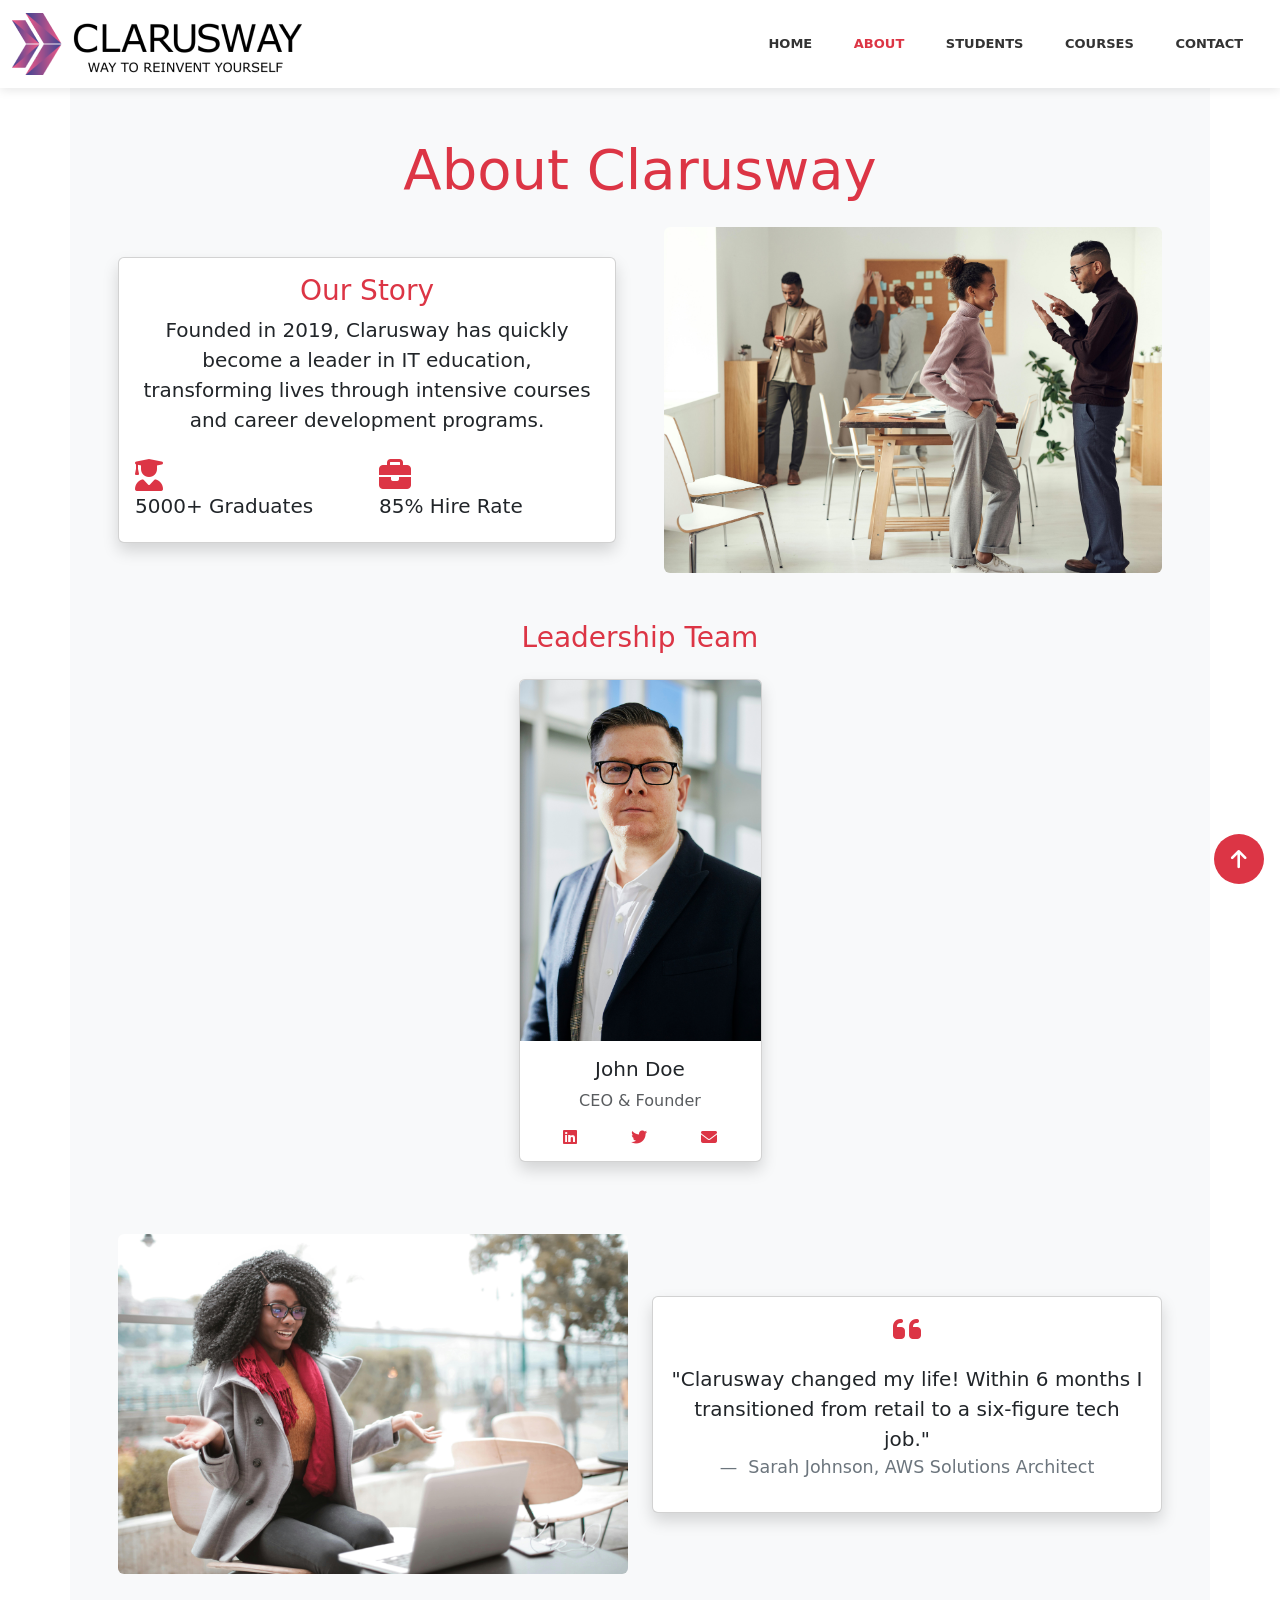
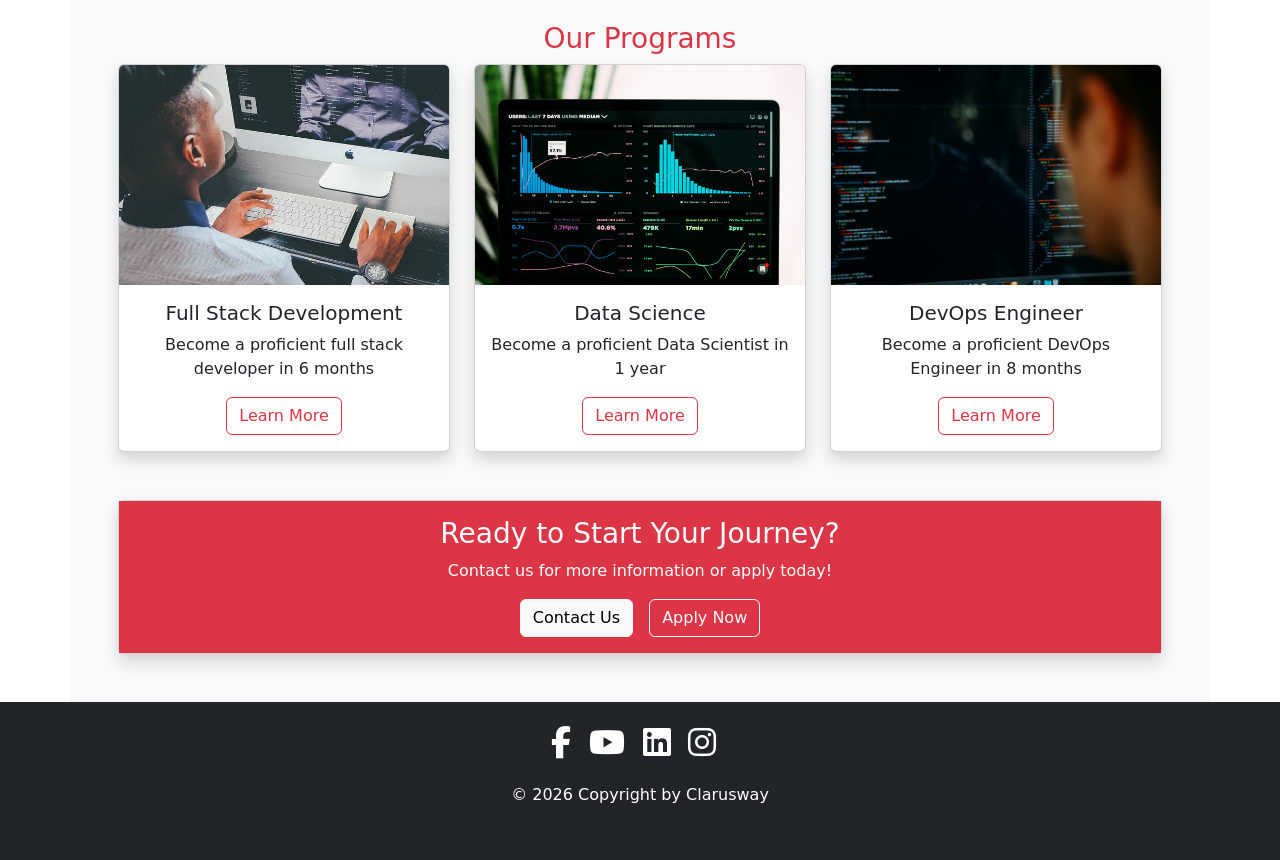
<file: about.html>
<!DOCTYPE html>
<html lang="en">
  <head>
    <meta charset="UTF-8" />
    <meta http-equiv="X-UA-Compatible" content="IE=edge" />
    <meta name="viewport" content="width=device-width, initial-scale=1.0" />
    <style>
      /* Custom CSS for navbar */
      .navbar {
        padding: 0.8rem 1rem;
        background: #ffffff;
        box-shadow: 0 2px 10px rgba(0, 0, 0, 0.1);
      }

      .nav-link {
        color: #333 !important;
        font-size: 13px !important;
        margin: 0 0.8rem;
        position: relative;
        transition: all 0.3s ease;
      }

      .nav-link.active {
        color: #dc3545 !important;
      }

      .nav-link:hover {
        color: #dc3545 !important;
      }

      .nav-link::after {
        content: "";
        position: absolute;
        bottom: -5px;
        left: 0;
        width: 0;
        height: 2px;
        background: #dc3545;
        transition: width 0.8s ease;
      }

      .nav-link:hover::after {
        width: 100%;
      }

      .navbar-brand .logo {
        height: 40px;
        transition: transform 0.3s ease;
      }

      .navbar-brand:hover .logo {
        transform: scale(1.05);
      }

      @media (max-width: 991.98px) {
        .navbar-collapse {
          padding: 1rem 0;
        }
        .nav-link {
          margin: 0.5rem 0;
        }
      }
    </style>
    <link
      href="https://cdn.jsdelivr.net/npm/bootstrap@5.2.1/dist/css/bootstrap.min.css"
      rel="stylesheet"
      integrity="sha384-iYQeCzEYFbKjA/T2uDLTpkwGzCiq6soy8tYaI1GyVh/UjpbCx/TYkiZhlZB6+fzT"
      crossorigin="anonymous"
    />
    <link
      rel="stylesheet"
      href="https://cdnjs.cloudflare.com/ajax/libs/font-awesome/6.2.0/css/all.min.css"
      integrity="sha512-xh6O/CkQoPOWDdYTDqeRdPCVd1SpvCA9XXcUnZS2FmJNp1coAFzvtCN9BmamE+4aHK8yyUHUSCcJHgXloTyT2A=="
      crossorigin="anonymous"
      referrerpolicy="no-referrer"
    />
    <title>About Us - Clarusway</title>
    <link rel="stylesheet" href="style.css" />
  </head>

  <body id="body">
    <!-- NAVBAR -->

    <!-- <nav class="navbar navbar-expand-lg bg-danger bg-gradient navbar-dark"> -->
        <nav class="navbar navbar-expand-lg navbar-light">
            <div class="container-fluid">
              <a class="navbar-brand" href="index.html">
                <img src="./img/CLARUSWAY_LOGO.png" alt="logo" />
              </a>
              <button
                class="navbar-toggler"
                type="button"
                data-bs-toggle="collapse"
                data-bs-target="#navbarSupportedContent"
                aria-controls="navbarSupportedContent"
                aria-expanded="false"
                aria-label="Toggle navigation"
              >
                <span class="navbar-toggler-icon"></span>
              </button>
              <div class="collapse navbar-collapse" id="navbarSupportedContent">
                <ul class="navbar-nav ms-auto me-1 mb-2 mb-lg-0 fs-6">
                  <li class="nav-item">
                    <a class="nav-link" href="index.html">Home</a>
                  </li>
                  <li class="nav-item">
                    <a class="nav-link active" aria-current="page" href="about.html">About</a>
                  </li>
                  <li class="nav-item">
                    <a class="nav-link" href="student.html">Students</a>
                  </li>
                  <li class="nav-item">   
                    <a class="nav-link" href="index.html#courses">Courses</a>
                  </li>
                  <li class="nav-item">
                    <a class="nav-link" href="contact.html">Contact</a>
                  </li>
                </ul>
              </div>
            </div>
          </nav>
      
    <!-- MAIN CONTENT -->
    <main class="text-center">
      <section class="container bg-light p-5">
        <h2 class="display-4 text-danger mb-4">About Clarusway</h2>

        <!-- History Section -->
        <div class="row align-items-center mb-5 g-5">
          <div class="col-md-6">
            <div class="card shadow">
              <div class="card-body">
                <h3 class="text-danger">Our Story</h3>
                <p class="lead">
                  Founded in 2019, Clarusway has quickly become a leader in IT
                  education, transforming lives through intensive courses and
                  career development programs.
                </p>
                <div class="row text-start mt-4">
                  <div class="col-6">
                    <i class="fas fa-user-graduate fa-2x text-danger"></i>
                    <h5>5000+ Graduates</h5>
                  </div>
                  <div class="col-6">
                    <i class="fas fa-briefcase fa-2x text-danger"></i>
                    <h5>85% Hire Rate</h5>
                  </div>
                </div>
              </div>
            </div>
          </div>
          <div class="col-md-6">
            <img
              src="./img/about-history.jpeg"
              class="img-fluid rounded"
              alt="Our History"
            />
          </div>
        </div>

        <!-- Team Section (from index.html instructors concept) -->
        <h3 class="text-danger mb-4">Leadership Team</h3>
        <div class="row g-4 justify-content-center">
          <div class="col-md-6 col-lg-3">
            <div class="card shadow">
              <img src="./img/leader1.jpg" class="card-img-top" alt="CEO" />
              <div class="card-body">
                <h5>John Doe</h5>
                <p class="text-muted">CEO & Founder</p>
                <div class="socials d-flex justify-content-around">
                  <i class="fab fa-linkedin text-danger"></i>
                  <i class="fab fa-twitter text-danger"></i>
                  <i class="fas fa-envelope text-danger"></i>
                </div>
              </div>
            </div>
          </div>
          <!-- Add more team members similarly -->
        </div>

        <!-- Success Stories (from index.html students section) -->
        <div class="row mt-5 g-4 align-items-center">
          <div class="col-md-6 order-md-2">
            <div class="card shadow">
              <div class="card-body">
                <i class="fas fa-quote-left fa-2x text-danger"></i>
                <blockquote class="blockquote mt-3">
                  <p>
                    "Clarusway changed my life! Within 6 months I transitioned
                    from retail to a six-figure tech job."
                  </p>
                  <footer class="blockquote-footer">
                    Sarah Johnson, AWS Solutions Architect
                  </footer>
                </blockquote>
              </div>
            </div>
          </div>
          <div class="col-md-6 order-md-1">
            <img
              src="./img/success-story.jpeg"
              class="img-fluid rounded"
              alt="Success Story"
            />
          </div>
        </div>

        <!-- Course Highlights (from index.html courses section) -->
        <h3 class="text-danger mt-5">Our Programs</h3>
        <div class="row g-4">
          <div class="col-md-4">
            <div class="card h-100 shadow">
              <img
                src="./img/thumbnail/fs1.jpg"
                class="card-img-top"
                alt="Full Stack"
              />
              <div class="card-body">
                <h5>Full Stack Development</h5>
                <p>Become a proficient full stack developer in 6 months</p>
                <button class="btn btn-outline-danger">Learn More</button>
              </div>
            </div>
          </div>
          <div class="col-md-4">
            <div class="card h-100 shadow">
              <img
                src="./img/thumbnail/ds1.jpg"
                class="card-img-top"
                alt="Full Stack"
              />
              <div class="card-body">
                <h5>Data Science</h5>
                <p>Become a proficient Data Scientist in 1 year</p>
                <button class="btn btn-outline-danger">Learn More</button>
              </div>
            </div>
          </div>
          <div class="col-md-4">
            <div class="card h-100 shadow">
              <img
                src="./img/devops.jpg"
                class="card-img-top"
                alt="Full Stack"
              />
              <div class="card-body">
                <h5>DevOps Engineer</h5>
                <p>Become a proficient DevOps Engineer in 8 months</p>
                <button class="btn btn-outline-danger">Learn More</button>
              </div>
            </div>
          </div>
          <!-- Add more program cards -->
        </div>

        <!-- Contact CTA (from index.html contact section) -->
        <div class="card mt-5 shadow">
          <div class="card-body bg-danger text-white">
            <h3>Ready to Start Your Journey?</h3>
            <p>Contact us for more information or apply today!</p>
            <div class="row g-3 justify-content-center">
              <div class="col-auto">
                <a href="index.html#contact" class="btn btn-light"
                  >Contact Us</a
                >
              </div>
              <div class="col-auto">
                <a href="#" class="btn btn-outline-light">Apply Now</a>
              </div>
            </div>
          </div>
        </div>
      </section>
    </main>

    <!-- FOOTER -->
    <footer class="bg-dark text-center text-white p-4">
      <article>
        <a href="#"> <i class="fab fa-facebook-f"></i></a>
        <a href="#"> <i class="fab fa-youtube"></i></a>
        <a href="#"> <i class="fab fa-linkedin"></i></a>
        <a href="#"> <i class="fab fa-instagram"></i></a>
      </article>

      <article class="p-4 h6">
        &copy
        <script>
          document.write(new Date().getFullYear());
        </script>
        Copyright by Clarusway
      </article>
    </footer>

    <!-- UP-BTN -->
    <a class="btn-up" href="#body">
      <i class="fas fa-arrow-up"></i>
    </a>

    <!-- SCRIPTS -->
    <script
      src="https://cdn.jsdelivr.net/npm/bootstrap@5.2.1/dist/js/bootstrap.bundle.min.js"
      integrity="sha384-u1OknCvxWvY5kfmNBILK2hRnQC3Pr17a+RTT6rIHI7NnikvbZlHgTPOOmMi466C8"
      crossorigin="anonymous"
    ></script>
  </body>
</html>
</file>
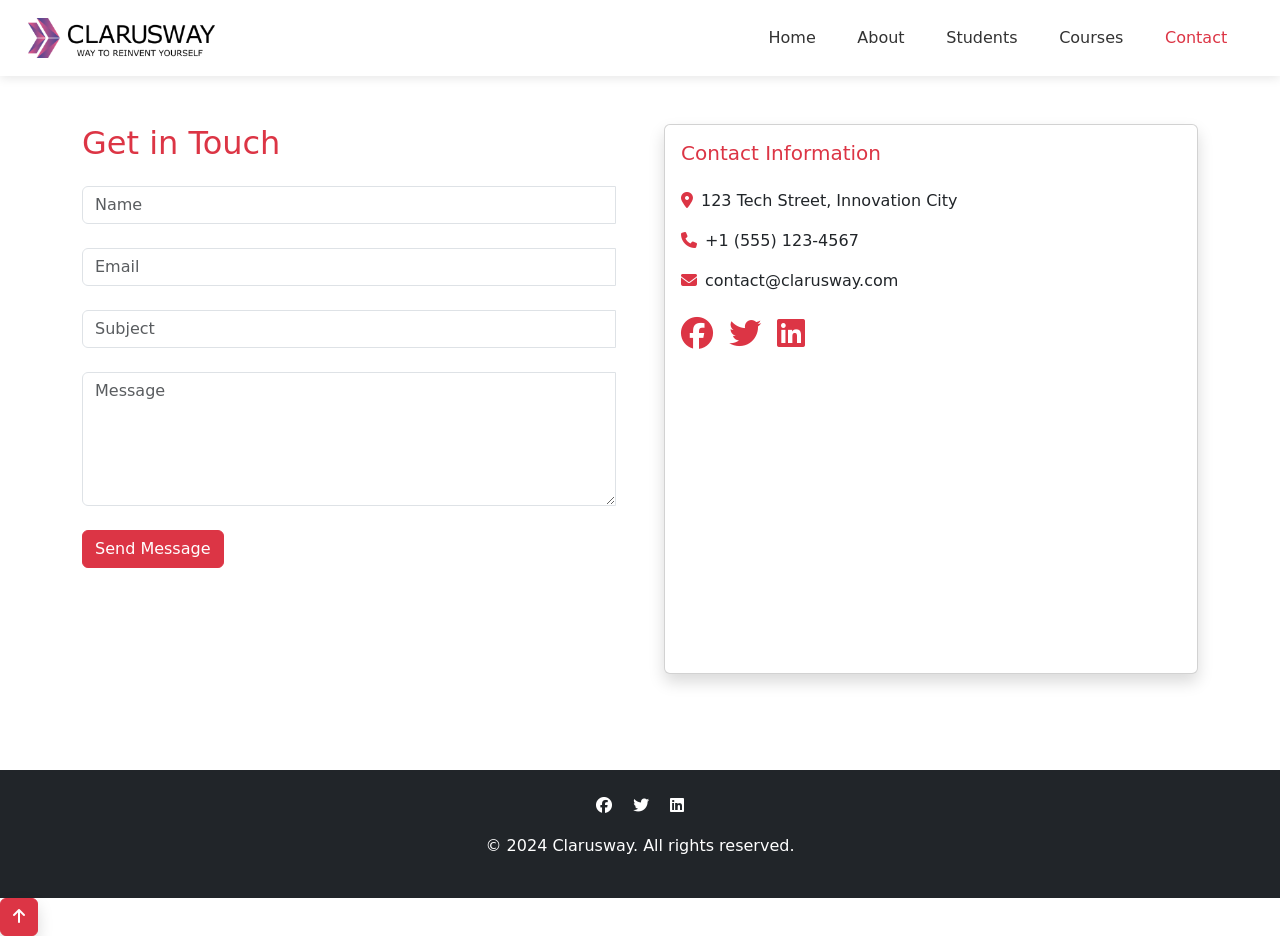
<file: contact.html>
<!DOCTYPE html>
<html lang="en">
<head>
    <meta charset="UTF-8">
    <meta name="viewport" content="width=device-width, initial-scale=1.0">
    <title>Contact Us - Clarusway</title>
    <link href="https://cdn.jsdelivr.net/npm/bootstrap@5.2.1/dist/css/bootstrap.min.css" rel="stylesheet">
    <link rel="stylesheet" href="https://cdnjs.cloudflare.com/ajax/libs/font-awesome/6.2.0/css/all.min.css">
    <style>
        /* Animations */
        .navbar {
        padding: 0.8rem 1rem;
        background: #ffffff;
        box-shadow: 0 2px 10px rgba(0, 0, 0, 0.1);
      }

      .nav-link {
        color: #333 !important;
        font-weight: 400;
        margin: 0 0.8rem;
        position: relative;
        transition: all 0.3s ease;
      }

      .nav-link.active {
        color: #dc3545 !important;
      }

      .nav-link:hover {
        color: #dc3545 !important;
      }

      .nav-link::after {
        content: "";
        position: absolute;
        bottom: -5px;
        left: 0;
        width: 0;
        height: 2px;
        background: #dc3545;
        transition: width 0.8s ease;
      }

      .nav-link:hover::after {
        width: 100%;
      }

      .navbar-brand .logo {
        height: 40px;
        transition: transform 0.3s ease;
      }

      .navbar-brand:hover .logo {
        transform: scale(1.05);
      }

      @media (max-width: 991.98px) {
        .navbar-collapse {
          padding: 1rem 0;
        }
        .nav-link {
          margin: 0.5rem 0;
        }
      }
        @keyframes slideIn {
            from {
                opacity: 0;
                transform: translateX(-50px);
            }
            to {
                opacity: 1;
                transform: translateX(0);
            }
        }

        @keyframes fadeIn {
            from { opacity: 0; }
            to { opacity: 1; }
        }

        .contact-card {
            animation: slideIn 0.6s ease-out forwards;
            opacity: 0;
        }

        .map-container {
            animation: fadeIn 1s ease-out 0.3s forwards;
            opacity: 0;
        }

        /* Form Effects */
        .form-control:focus {
            box-shadow: 0 0 0 0.25rem rgba(220, 53, 69, 0.25);
            border-color: #dc3545;
        }

        .input-group {
            transition: transform 0.3s ease;
        }

        .input-group:hover {
            transform: translateX(10px);
        }

        .valid-check {
            display: none;
            color: #28a745;
        }

        .form-control:valid + .valid-check {
            display: inline-block;
        }

        .btn-submit {
            transition: all 0.3s ease;
            position: relative;
            overflow: hidden;
        }

        .btn-submit:hover {
            transform: translateY(-3px);
            box-shadow: 0 5px 15px rgba(220, 53, 69, 0.4);
        }

        .btn-submit:active {
            transform: translateY(0);
        }

        /* Social Links */
        .social-link {
            transition: all 0.3s ease;
        }

        .social-link:hover {
            transform: scale(1.2);
        }
    </style>
</head>
<body id="body">
    <!-- NAVBAR -->
    <nav class="navbar navbar-expand-lg navbar-light">
        <div class="container-fluid">
            <a class="navbar-brand" href="index.html">
                <img src="./img/CLARUSWAY_LOGO.png" alt="logo" class="logo">
            </a>
            <button class="navbar-toggler" type="button" data-bs-toggle="collapse" data-bs-target="#navbarNav">
                <span class="navbar-toggler-icon"></span>
            </button>
            <div class="collapse navbar-collapse" id="navbarNav">
                <ul class="navbar-nav ms-auto me-1 mb-2 mb-lg-0 fs-6">
                    <li class="nav-item"><a class="nav-link" href="index.html">Home</a></li>
                    <li class="nav-item"><a class="nav-link" href="about.html">About</a></li>
                    <li class="nav-item"><a class="nav-link" href="student.html">Students</a></li>
                    <li class="nav-item"><a class="nav-link" href="index.html#courses">Courses</a></li>
                    <li class="nav-item"><a class="nav-link active" href="contact.html">Contact</a></li>
                </ul>
            </div>
        </div>
    </nav>

    <!-- CONTACT SECTION -->
    <section class="container py-5">
        <div class="row g-5">
            <!-- Contact Form -->
            <div class="col-lg-6 contact-card" style="animation-delay: 0.2s;">
                <h2 class="text-danger mb-4">Get in Touch</h2>
                <form class="needs-validation" novalidate>
                    <div class="mb-4 input-group">
                        <input type="text" class="form-control" placeholder="Name" required>
                        <span class="valid-check"><i class="fas fa-check-circle ms-2"></i></span>
                    </div>
                    
                    <div class="mb-4 input-group" style="animation-delay: 0.4s;">
                        <input type="email" class="form-control" placeholder="Email" required>
                        <span class="valid-check"><i class="fas fa-check-circle ms-2"></i></span>
                    </div>
                    
                    <div class="mb-4 input-group" style="animation-delay: 0.6s;">
                        <input type="text" class="form-control" placeholder="Subject" required>
                        <span class="valid-check"><i class="fas fa-check-circle ms-2"></i></span>
                    </div>
                    
                    <div class="mb-4 input-group" style="animation-delay: 0.8s;">
                        <textarea class="form-control" rows="5" placeholder="Message" required></textarea>
                        <span class="valid-check"><i class="fas fa-check-circle ms-2"></i></span>
                    </div>
                    
                    <button class="btn btn-danger btn-submit" type="submit">Send Message</button>
                </form>
            </div>

            <!-- Contact Info -->
            <div class="col-lg-6 map-container">
                <div class="card shadow h-100">
                    <div class="card-body">
                        <h5 class="text-danger mb-4">Contact Information</h5>
                        <div class="mb-4">
                            <p><i class="fas fa-map-marker-alt text-danger me-2"></i>123 Tech Street, Innovation City</p>
                            <p><i class="fas fa-phone text-danger me-2"></i>+1 (555) 123-4567</p>
                            <p><i class="fas fa-envelope text-danger me-2"></i>contact@clarusway.com</p>
                        </div>
                        
                        <div class="social-links d-flex gap-3 mb-4">
                            <a href="#" class="text-danger social-link"><i class="fab fa-facebook fa-2x"></i></a>
                            <a href="#" class="text-danger social-link"><i class="fab fa-twitter fa-2x"></i></a>
                            <a href="#" class="text-danger social-link"><i class="fab fa-linkedin fa-2x"></i></a>
                        </div>

                        <div class="ratio ratio-16x9">
                            <iframe src="https://www.google.com/maps/embed?pb=!1m18!1m12!1m3!1d3024.361465796484!2d-74.00865338459524!3d40.71005877933185!2m3!1f0!2f0!3f0!3m2!1i1024!2i768!4f13.1!3m3!1m2!1s0x89c25a21803b6d99%3A0x9def7661dd6f5b79!2sTech%20Street%2C%20New%20York%2C%20NY%2C%20USA!5e0!3m2!1sen!2suk!4v1659023456789!5m2!1sen!2suk" 
                                    style="border:0;" 
                                    allowfullscreen="" 
                                    loading="lazy">
                            </iframe>
                        </div>
                    </div>
                </div>
            </div>
        </div>
    </section>

    <!-- FOOTER -->
    <footer class="bg-dark text-white py-4 mt-5">
        <div class="container text-center">
            <div class="social-links mb-3">
                <a href="#" class="text-white mx-2"><i class="fab fa-facebook"></i></a>
                <a href="#" class="text-white mx-2"><i class="fab fa-twitter"></i></a>
                <a href="#" class="text-white mx-2"><i class="fab fa-linkedin"></i></a>
            </div>
            <p>&copy; 2024 Clarusway. All rights reserved.</p>
        </div>
    </footer>

    <!-- UP BUTTON -->
    <a href="#body" class="btn btn-danger btn-up shadow">
        <i class="fas fa-arrow-up"></i>
    </a>

    <!-- Bootstrap JS -->
    <script src="https://cdn.jsdelivr.net/npm/bootstrap@5.2.1/dist/js/bootstrap.bundle.min.js"></script>
</body>
</html>
</file>
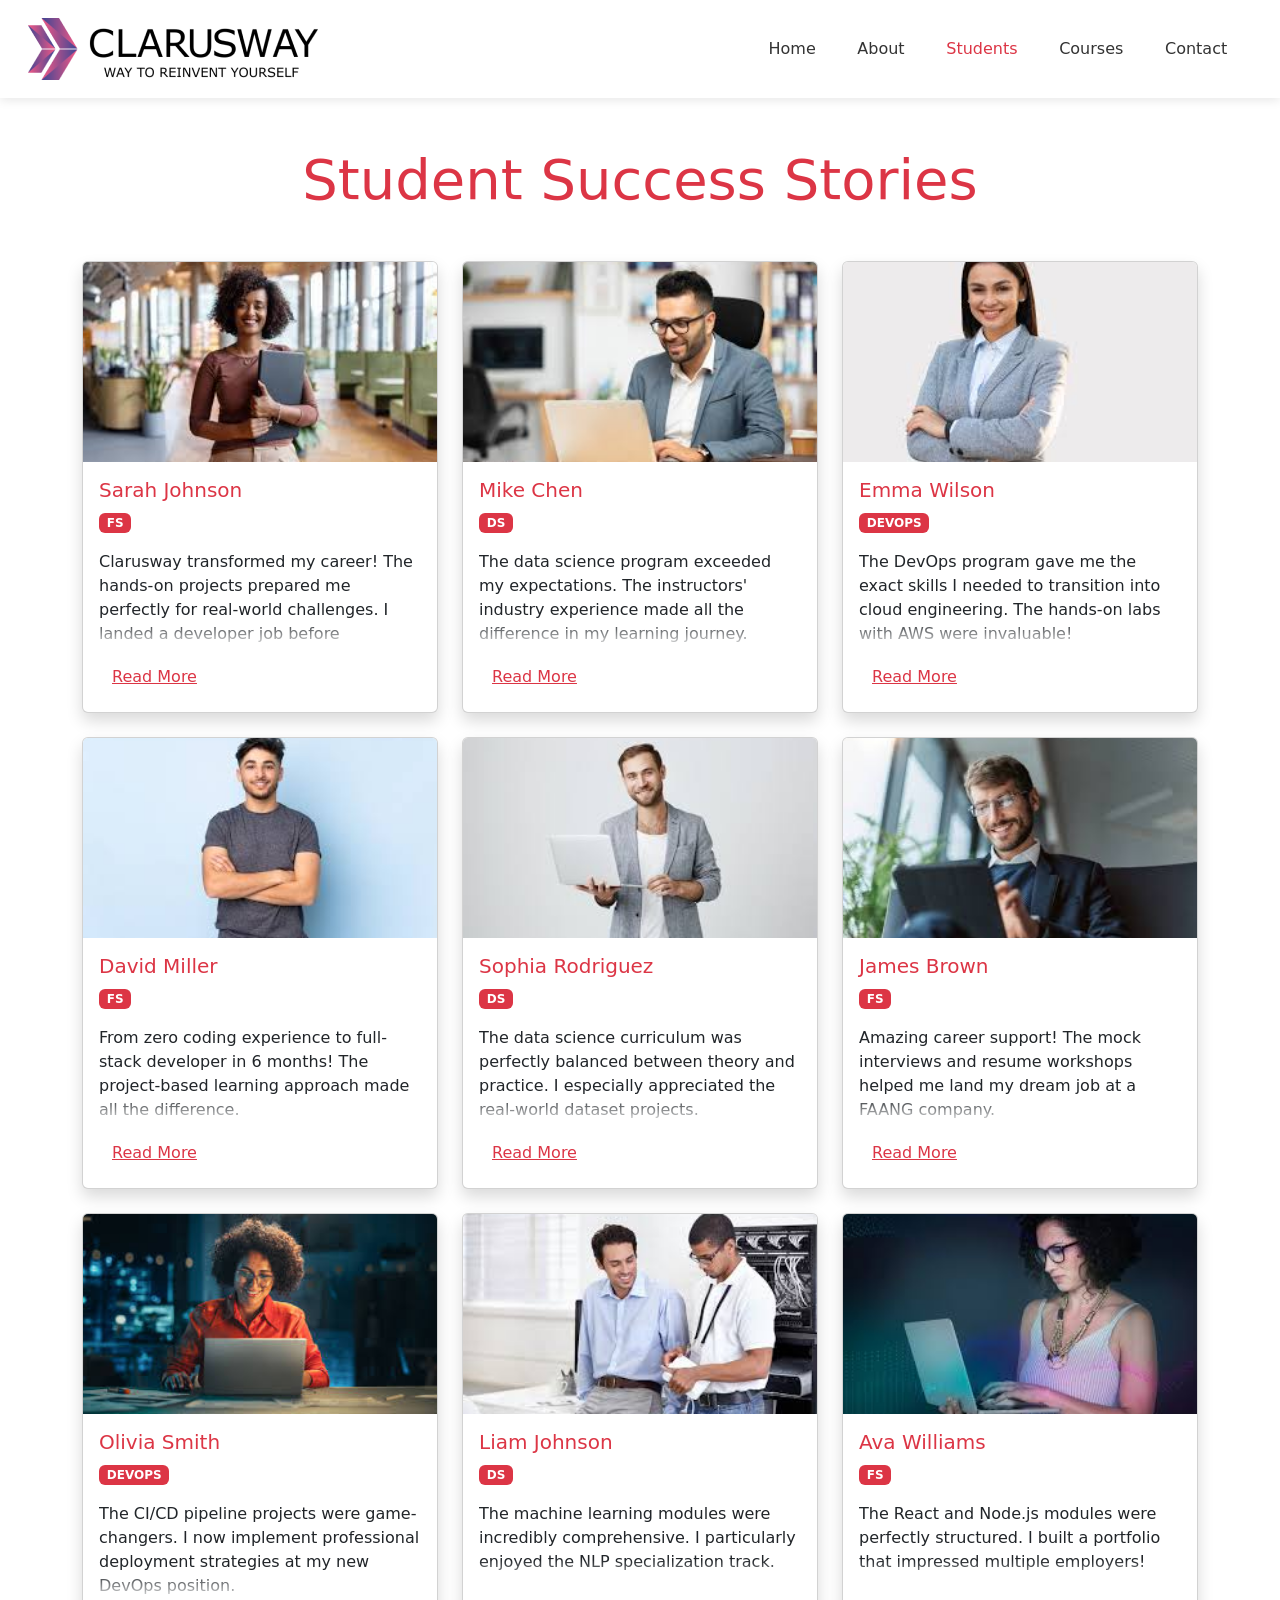
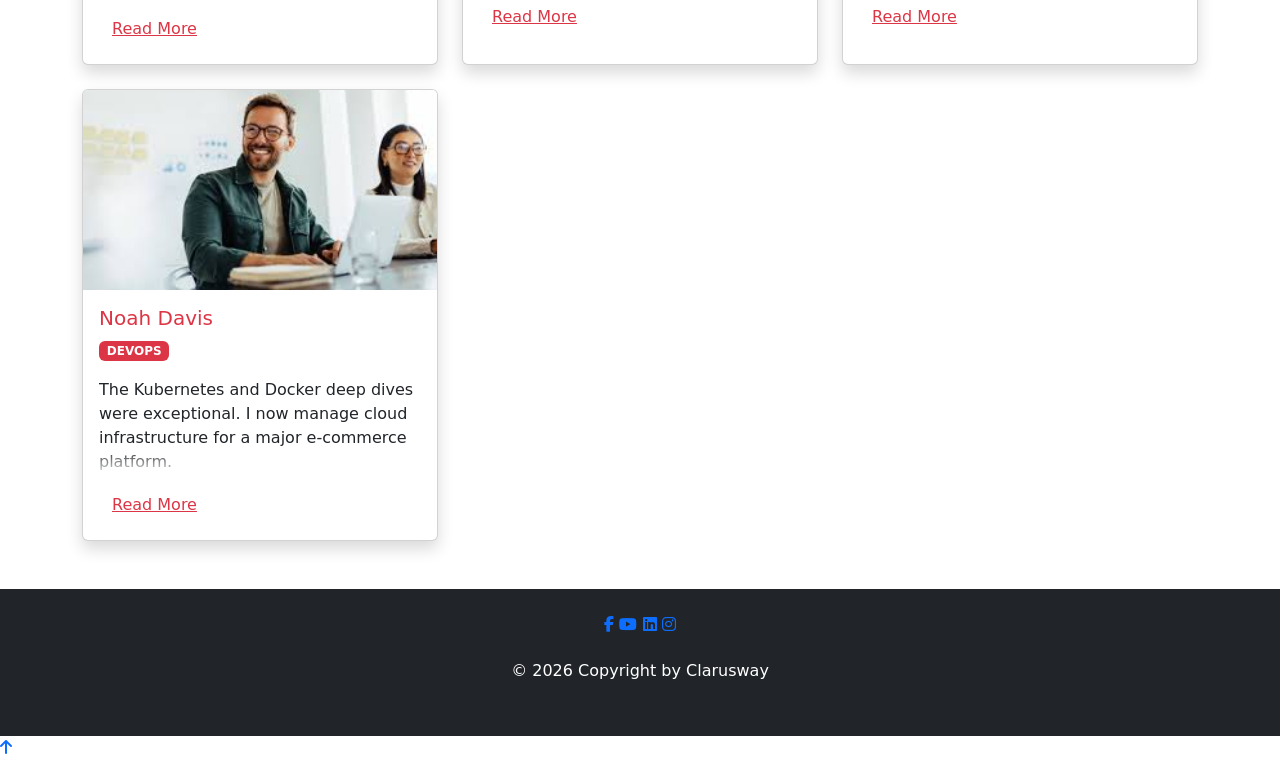
<file: student.html>
<!DOCTYPE html>
<html lang="en">
  <head>
    <meta charset="UTF-8" />
    <meta name="viewport" content="width=device-width, initial-scale=1.0" />
    <title>Student Feedback - Clarusway</title>
    <link
      href="https://cdn.jsdelivr.net/npm/bootstrap@5.2.1/dist/css/bootstrap.min.css"
      rel="stylesheet"
    />
    <link
      rel="stylesheet"
      href="https://cdnjs.cloudflare.com/ajax/libs/font-awesome/6.2.0/css/all.min.css"
    />
    <style>
      /* Animation Keyframes */
      @keyframes slideIn {
        from {
          opacity: 0;
          transform: translateY(50px);
        }
        to {
          opacity: 1;
          transform: translateY(0);
        }
      }

      .student-card {
        animation: slideIn 0.6s ease-out forwards;
        opacity: 0;
        animation-delay: calc(var(--index) * 0.2s);
      }

      .feedback-content {
        max-height: 100px;
        overflow: hidden;
        transition: max-height 0.4s ease;
        position: relative;
      }

      .feedback-content::after {
        content: "";
        position: absolute;
        bottom: 0;
        left: 0;
        right: 0;
        height: 30px;
        background: linear-gradient(to bottom, transparent, white);
      }

      .read-more:checked ~ .feedback-content {
        max-height: 500px;
      }

      .read-more:checked ~ .feedback-content::after {
        display: none;
      }

      .read-more-label::before {
        content: "Read More";
      }

      .read-more:checked + .read-more-label::before {
        content: "Read Less";
      }

      .student-card:hover {
        transform: translateY(-5px);
        box-shadow: 0 10px 20px rgba(0, 0, 0, 0.1);
        transition: all 0.3s ease;
      }
      .navbar {
        padding: 0.8rem 1rem;
        background: #ffffff;
        box-shadow: 0 2px 10px rgba(0, 0, 0, 0.1);
      }

      .nav-link {
        color: #333 !important;
        font-weight: 400;
        margin: 0 0.8rem;
        position: relative;
        transition: all 0.3s ease;
      }

      .nav-link.active {
        color: #dc3545 !important;
      }

      .nav-link:hover {
        color: #dc3545 !important;
      }

      .nav-link::after {
        content: "";
        position: absolute;
        bottom: -5px;
        left: 0;
        width: 0;
        height: 2px;
        background: #dc3545;
        transition: width 0.8s ease;
      }

      .nav-link:hover::after {
        width: 100%;
      }

      .navbar-brand .logo {
        height: 20px !important;
        transition: transform 0.3s ease;
      }

      .navbar-brand:hover .logo {
        transform: scale(1.05);
      }

      @media (max-width: 991.98px) {
        .navbar-collapse {
          padding: 1rem 0;
        }
        .nav-link {
          margin: 0.5rem 0;
        }
      }
    </style>
  </head>
  <body>
    <!-- NAVBAR -->
    <!-- <nav class="navbar navbar-expand-lg bg-danger bg-gradient navbar-dark"> -->
        <nav class="navbar navbar-expand-lg navbar-light">
            <div class="container-fluid">
              <a class="navbar-brand" href="index.html">
                <img src="./img/CLARUSWAY_LOGO.png" alt="logo" />
              </a>
              <button
                class="navbar-toggler"
                type="button"
                data-bs-toggle="collapse"
                data-bs-target="#navbarSupportedContent"
                aria-controls="navbarSupportedContent"
                aria-expanded="false"
                aria-label="Toggle navigation"
              >
                <span class="navbar-toggler-icon"></span>
              </button>
              <div class="collapse navbar-collapse" id="navbarSupportedContent">
                <ul class="navbar-nav ms-auto me-1 mb-2 mb-lg-0 fs-6">
                  <li class="nav-item">
                    <a class="nav-link" href="index.html">Home</a>
                  </li>
                  <li class="nav-item">
                    <a class="nav-link" href="about.html">About</a>
                  </li>
                  <li class="nav-item">
                    <a class="nav-link active" aria-current="page" href="student.html">Students</a>
                  </li>
                  <li class="nav-item">   
                    <a class="nav-link" href="index.html#courses">Courses</a>
                  </li>
                  <li class="nav-item">
                    <a class="nav-link" href="contact.html">Contact</a>
                  </li>
                </ul>
              </div>
            </div>
          </nav>
      

    <main class="container my-5">
      <h2 class="text-center text-danger mb-5 display-4">
        Student Success Stories
      </h2>

      <div class="row g-4">
        <!-- Student 1 -->
        <div class="col-md-6 col-lg-4 student-card" style="--index: 0">
          <div class="card h-100 shadow">
            <img
              src="./img/s1.jpg"
              class="card-img-top"
              style="height: 200px; object-fit: cover"
            />
            <div class="card-body">
              <h5 class="text-danger">Sarah Johnson</h5>
              <span class="badge bg-danger">FS</span>
              <input type="checkbox" class="read-more d-none" id="read-1" />
              <div class="feedback-content mt-3">
                <p>
                  Clarusway transformed my career! The hands-on projects
                  prepared me perfectly for real-world challenges. I landed a
                  developer job before graduation!
                </p>
              </div>
              <label
                for="read-1"
                class="read-more-label btn btn-link text-danger mt-2"
              ></label>
            </div>
          </div>
        </div>

        <!-- Student 2 -->
        <div class="col-md-6 col-lg-4 student-card" style="--index: 1">
          <div class="card h-100 shadow">
            <img
              src="./img/s2.jpg"
              class="card-img-top"
              style="height: 200px; object-fit: cover"
            />
            <div class="card-body">
              <h5 class="text-danger">Mike Chen</h5>
              <span class="badge bg-danger">DS</span>
              <input type="checkbox" class="read-more d-none" id="read-2" />
              <div class="feedback-content mt-3">
                <p>
                  The data science program exceeded my expectations. The
                  instructors' industry experience made all the difference in my
                  learning journey.
                </p>
              </div>
              <label
                for="read-2"
                class="read-more-label btn btn-link text-danger mt-2"
              ></label>
            </div>
          </div>
        </div>

        <!-- Student 3 -->
        <div class="col-md-6 col-lg-4 student-card" style="--index: 2">
          <div class="card h-100 shadow">
            <img
              src="./img/s3.jpg"
              class="card-img-top"
              style="height: 200px; object-fit: cover"
            />
            <div class="card-body">
              <h5 class="text-danger">Emma Wilson</h5>
              <span class="badge bg-danger">DEVOPS</span>
              <input type="checkbox" class="read-more d-none" id="read-3" />
              <div class="feedback-content mt-3">
                <p>
                  The DevOps program gave me the exact skills I needed to
                  transition into cloud engineering. The hands-on labs with AWS
                  were invaluable!
                </p>
              </div>
              <label
                for="read-3"
                class="read-more-label btn btn-link text-danger mt-2"
              ></label>
            </div>
          </div>
        </div>

        <!-- Student 4 -->
        <div class="col-md-6 col-lg-4 student-card" style="--index: 3">
          <div class="card h-100 shadow">
            <img
              src="./img/s4.jpg"
              class="card-img-top"
              style="height: 200px; object-fit: cover"
            />
            <div class="card-body">
              <h5 class="text-danger">David Miller</h5>
              <span class="badge bg-danger">FS</span>
              <input type="checkbox" class="read-more d-none" id="read-4" />
              <div class="feedback-content mt-3">
                <p>
                  From zero coding experience to full-stack developer in 6
                  months! The project-based learning approach made all the
                  difference.
                </p>
              </div>
              <label
                for="read-4"
                class="read-more-label btn btn-link text-danger mt-2"
              ></label>
            </div>
          </div>
        </div>

        <!-- Student 5 -->
        <div class="col-md-6 col-lg-4 student-card" style="--index: 4">
          <div class="card h-100 shadow">
            <img
              src="./img/s5.jpg"
              class="card-img-top"
              style="height: 200px; object-fit: cover"
            />
            <div class="card-body">
              <h5 class="text-danger">Sophia Rodriguez</h5>
              <span class="badge bg-danger">DS</span>
              <input type="checkbox" class="read-more d-none" id="read-5" />
              <div class="feedback-content mt-3">
                <p>
                  The data science curriculum was perfectly balanced between
                  theory and practice. I especially appreciated the real-world
                  dataset projects.
                </p>
              </div>
              <label
                for="read-5"
                class="read-more-label btn btn-link text-danger mt-2"
              ></label>
            </div>
          </div>
        </div>

        <!-- Student 6 -->
        <div class="col-md-6 col-lg-4 student-card" style="--index: 5">
          <div class="card h-100 shadow">
            <img
              src="./img/s6.jpg"
              class="card-img-top"
              style="height: 200px; object-fit: cover"
            />
            <div class="card-body">
              <h5 class="text-danger">James Brown</h5>
              <span class="badge bg-danger">FS</span>
              <input type="checkbox" class="read-more d-none" id="read-6" />
              <div class="feedback-content mt-3">
                <p>
                  Amazing career support! The mock interviews and resume
                  workshops helped me land my dream job at a FAANG company.
                </p>
              </div>
              <label
                for="read-6"
                class="read-more-label btn btn-link text-danger mt-2"
              ></label>
            </div>
          </div>
        </div>

        <!-- Student 7 -->
        <div class="col-md-6 col-lg-4 student-card" style="--index: 6">
          <div class="card h-100 shadow">
            <img
              src="./img/s7.jpg"
              class="card-img-top"
              style="height: 200px; object-fit: cover"
            />
            <div class="card-body">
              <h5 class="text-danger">Olivia Smith</h5>
              <span class="badge bg-danger">DEVOPS</span>
              <input type="checkbox" class="read-more d-none" id="read-7" />
              <div class="feedback-content mt-3">
                <p>
                  The CI/CD pipeline projects were game-changers. I now
                  implement professional deployment strategies at my new DevOps
                  position.
                </p>
              </div>
              <label
                for="read-7"
                class="read-more-label btn btn-link text-danger mt-2"
              ></label>
            </div>
          </div>
        </div>

        <!-- Student 8 -->
        <div class="col-md-6 col-lg-4 student-card" style="--index: 7">
          <div class="card h-100 shadow">
            <img
              src="./img/s8.jpg"
              class="card-img-top"
              style="height: 200px; object-fit: cover"
            />
            <div class="card-body">
              <h5 class="text-danger">Liam Johnson</h5>
              <span class="badge bg-danger">DS</span>
              <input type="checkbox" class="read-more d-none" id="read-8" />
              <div class="feedback-content mt-3">
                <p>
                  The machine learning modules were incredibly comprehensive. I
                  particularly enjoyed the NLP specialization track.
                </p>
              </div>
              <label
                for="read-8"
                class="read-more-label btn btn-link text-danger mt-2"
              ></label>
            </div>
          </div>
        </div>

        <!-- Student 9 -->
        <div class="col-md-6 col-lg-4 student-card" style="--index: 8">
          <div class="card h-100 shadow">
            <img
              src="./img/s9.jpg"
              class="card-img-top"
              style="height: 200px; object-fit: cover"
            />
            <div class="card-body">
              <h5 class="text-danger">Ava Williams</h5>
              <span class="badge bg-danger">FS</span>
              <input type="checkbox" class="read-more d-none" id="read-9" />
              <div class="feedback-content mt-3">
                <p>
                  The React and Node.js modules were perfectly structured. I
                  built a portfolio that impressed multiple employers!
                </p>
              </div>
              <label
                for="read-9"
                class="read-more-label btn btn-link text-danger mt-2"
              ></label>
            </div>
          </div>
        </div>

        <!-- Student 10 -->
        <div class="col-md-6 col-lg-4 student-card" style="--index: 9">
          <div class="card h-100 shadow">
            <img
              src="./img/s10.jpg"
              class="card-img-top"
              style="height: 200px; object-fit: cover"
            />
            <div class="card-body">
              <h5 class="text-danger">Noah Davis</h5>
              <span class="badge bg-danger">DEVOPS</span>
              <input type="checkbox" class="read-more d-none" id="read-10" />
              <div class="feedback-content mt-3">
                <p>
                  The Kubernetes and Docker deep dives were exceptional. I now
                  manage cloud infrastructure for a major e-commerce platform.
                </p>
              </div>
              <label
                for="read-10"
                class="read-more-label btn btn-link text-danger mt-2"
              ></label>
            </div>
          </div>
        </div>
      </div>
    </main>

    <!-- FOOTER (same as previous pages) -->
    <footer class="bg-dark text-center text-white p-4">
      <article>
        <a href="#"> <i class="fab fa-facebook-f"></i></a>
        <a href="#"> <i class="fab fa-youtube"></i></a>
        <a href="#"> <i class="fab fa-linkedin"></i></a>
        <a href="#"> <i class="fab fa-instagram"></i></a>
      </article>

      <article class="p-4 h6">
        &copy
        <script>
          document.write(new Date().getFullYear());
        </script>
        Copyright by Clarusway
      </article>
    </footer>

    <!-- UP-BTN -->
    <a class="btn-up" href="#body">
      <i class="fas fa-arrow-up"></i>
    </a>
  </body>
</html>
</file>
<file: style.css>
:root {
    --red: #dc3545;
  }
  
  /*! -------------- 1- NAVBAR ---------------- */
  .navbar {
    font-size: 1.2rem;
    text-transform: uppercase;
    font-weight: 600;
  }
  .nav-link {
    color: black;
    transition: color 0.5s;
  }
  .nav-link:hover {
    color: var(--red);
  }
  /*! ------------- 2- CAROUSEL --------------- */
  .carousel-item {
    max-height: calc(100vh - 88px);
  }
  
  .carousel-item h5 {
    color: var(--red);
    font-size: 2.5rem;
    text-shadow: 3px 3px 3px black;
  }
  
  .carousel-item p {
    text-shadow: 3px 3px 3px black;
    font-weight: 600;
  }
  
  .carousel-item .btn {
    width: 7rem;
    margin-bottom: 1rem;
  }
  .carousel-indicators button {
    background-color: var(--red) !important;
    height: 0.4rem !important;
    width: 3rem !important;
    margin-right: 0.5rem !important;
  }
  .carousel-caption {
    bottom: 5rem;
  }
  
  /*! ------------ 3- ABOUT SECTION ----------- */
  
  /*! ------------- 4- INSTRUCTORS -------------*/
  section#instructors .card {
    transition: transform 0.5s;
  }
  
  section#instructors .card:hover {
    transform: scale(1.05);
  }
  
  section#instructors .socials i {
    transition: opacity 0.5s;
  }
  
  section#instructors .socials i:hover {
    opacity: 0.5;
  }
  
  /*! ----------- 4- STUDENTS SECTION ----------*/
  section#students img {
    max-width: 400px;
    min-width: 200px;
  }
  
  /*! ----------- 5- COURSES SECTION ----------- */
  section#courses .nav-link.active {
    background-color: var(--red);
  }
  section#courses .nav-link {
    color: white;
  }
  
  /*! ----------- 6- CONTACT SECTION ------------ */
  
  /*! --------------- 7- FOOTER ----------------- */
  footer i {
    font-size: 2rem;
    color: white;
    margin-right: 0.8rem;
    transition: color 1s;
  }
  
  footer i:hover {
    color: var(--red);
  }
  
  /** -------------- UP-BUTTON ------------------ */
  .btn-up {
    position: fixed;
    bottom: 1rem;
    right: 1rem;
    color: white;
    background-color: var(--red);
    width: 50px;
    height: 50px;
    border-radius: 50%;
    display: flex;
    align-items: center;
    justify-content: center;
    font-size: 1.3rem;
    text-decoration: none;
  }
  
  .btn-up:hover {
    color: black;
  }
  
  .btn-up:hover i {
    transform: scale(1.2);
    font-size: 1.4rem;
  }
</file>
